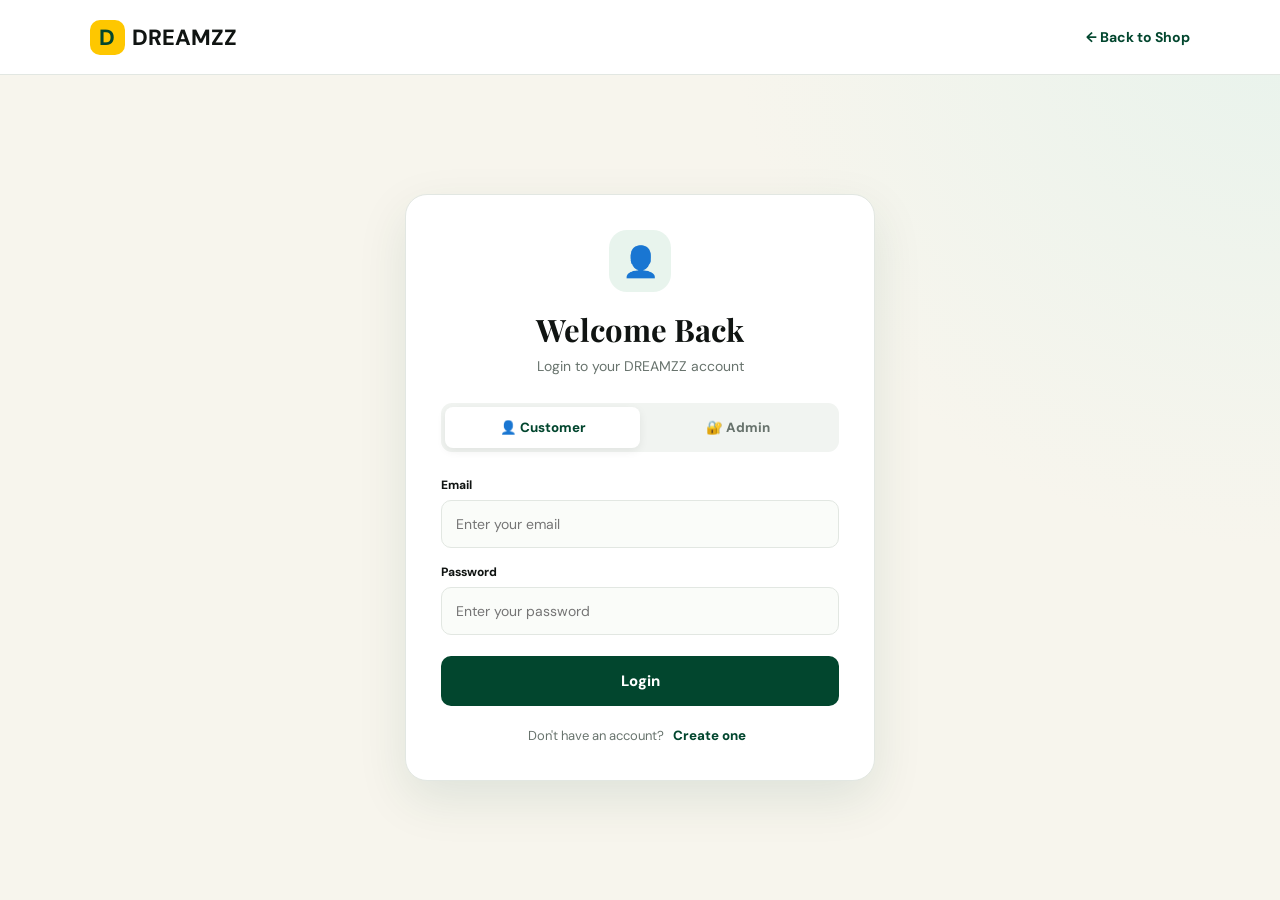
<file: account.html>
<!DOCTYPE html>
<html lang="en">
<head>
<meta charset="UTF-8">
<meta name="viewport" content="width=device-width, initial-scale=1.0">

<title>DREAMZZ | My Account</title>

<style>
@import url('https://fonts.googleapis.com/css2?family=DM+Sans:wght@400;500;600;700;800&family=Playfair+Display:wght@600;700&display=swap');

:root{
    --green:#02462e;
    --green2:#08734d;
    --gold:#fec700;
    --cream:#f7f5ed;
    --dark:#101412;
    --muted:#68736d;
    --border:#e4e9e5;
    --white:#fff;
    --lightgreen:#edf7f2;
    --red:#c62828;
}

*{
    box-sizing:border-box;
}

body{
    margin:0;
    font-family:'DM Sans',sans-serif;
    background:#f5f7f4;
    color:var(--dark);
}

/* HEADER */

.header{
    height:72px;
    background:#fff;
    border-bottom:1px solid var(--border);
    display:flex;
    align-items:center;
    padding:0 6%;
    gap:25px;
    position:sticky;
    top:0;
    z-index:100;
}

.logo{
    text-decoration:none;
    color:var(--green);
    font-size:23px;
    font-weight:800;
    display:flex;
    align-items:center;
    gap:8px;
}

.logo span{
    display:grid;
    place-items:center;
    width:37px;
    height:37px;
    background:var(--gold);
    color:var(--green);
    border-radius:10px;
}

.header-right{
    margin-left:auto;
    display:flex;
    align-items:center;
    gap:12px;
}

.home-btn,
.shop-btn{
    text-decoration:none;
    padding:10px 16px;
    border-radius:8px;
    font-size:13px;
    font-weight:700;
}

.home-btn{
    color:var(--green);
    background:#f1f4f1;
}

.shop-btn{
    color:#fff;
    background:var(--green);
}

.shop-btn:hover{
    background:var(--green2);
}

/* PAGE */

.page{
    max-width:1200px;
    margin:auto;
    padding:35px 20px 60px;
}

.welcome{
    margin-bottom:28px;
}

.welcome p{
    margin:0 0 6px;
    color:var(--muted);
    font-size:14px;
}

.welcome h1{
    margin:0;
    font-family:'Playfair Display',serif;
    color:var(--green);
    font-size:34px;
}

.welcome h1 span{
    color:var(--gold);
}

/* GRID */

.dashboard{
    display:grid;
    grid-template-columns:280px 1fr;
    gap:24px;
}

/* SIDEBAR */

.sidebar{
    background:#fff;
    border:1px solid var(--border);
    border-radius:18px;
    padding:20px;
    height:max-content;
}

.profile{
    text-align:center;
    padding:10px 5px 22px;
    border-bottom:1px solid var(--border);
}

.avatar{
    width:75px;
    height:75px;
    margin:auto;
    border-radius:50%;
    background:var(--green);
    color:#fff;
    display:grid;
    place-items:center;
    font-size:27px;
    font-weight:800;
}

.profile h3{
    margin:12px 0 4px;
}

.profile p{
    margin:0;
    color:var(--muted);
    font-size:12px;
    word-break:break-word;
}

.menu{
    margin-top:18px;
}

.menu a,
.menu button{
    width:100%;
    display:flex;
    align-items:center;
    gap:10px;
    border:0;
    background:none;
    padding:13px 12px;
    border-radius:9px;
    color:#3f4843;
    font:inherit;
    font-size:13px;
    font-weight:700;
    cursor:pointer;
    text-align:left;
    text-decoration:none;
}

.menu a:hover{
    background:var(--lightgreen);
    color:var(--green);
}

.logout{
    color:var(--red)!important;
}

.logout:hover{
    background:#fff0f0!important;
}

/* MAIN */

.main{
    min-width:0;
}

/* STATUS CARDS */

.status-grid{
    display:grid;
    grid-template-columns:repeat(4,1fr);
    gap:15px;
    margin-bottom:22px;
}

.status-card{
    background:#fff;
    border:1px solid var(--border);
    border-radius:16px;
    padding:19px;
}

.status-icon{
    font-size:25px;
    margin-bottom:12px;
}

.status-card small{
    color:var(--muted);
    font-size:11px;
    font-weight:700;
    text-transform:uppercase;
}

.status-card h3{
    margin:5px 0 0;
    font-size:18px;
}

.green{
    color:var(--green);
}

.gold{
    color:#a87900;
}

.red{
    color:var(--red);
}

/* SECTION */

.section{
    background:#fff;
    border:1px solid var(--border);
    border-radius:18px;
    padding:23px;
    margin-bottom:20px;
}

.section-head{
    display:flex;
    justify-content:space-between;
    align-items:center;
    gap:10px;
    margin-bottom:20px;
}

.section-head h2{
    margin:0;
    font-size:19px;
    color:var(--green);
}

.section-head span{
    color:var(--muted);
    font-size:12px;
}

/* SUBSCRIPTION */

.subscription{
    display:grid;
    grid-template-columns:1fr 1fr;
    gap:15px;
}

.info-box{
    border:1px solid var(--border);
    border-radius:12px;
    padding:15px;
    background:#fafcf9;
}

.info-box small{
    display:block;
    color:var(--muted);
    font-size:11px;
    margin-bottom:5px;
}

.info-box strong{
    font-size:15px;
}

.active-badge{
    display:inline-block;
    padding:5px 10px;
    border-radius:20px;
    background:#e5f6eb;
    color:#16733d;
    font-size:11px;
    font-weight:800;
}

/* DELIVERY */

.delivery-box{
    background:linear-gradient(135deg,#02462e,#08734d);
    color:white;
    border-radius:16px;
    padding:22px;
}

.delivery-top{
    display:flex;
    align-items:center;
    justify-content:space-between;
    gap:20px;
}

.delivery-top h2{
    margin:0 0 5px;
}

.delivery-top p{
    margin:0;
    opacity:.8;
    font-size:13px;
}

.delivery-icon{
    width:60px;
    height:60px;
    border-radius:15px;
    background:rgba(255,255,255,.14);
    display:grid;
    place-items:center;
    font-size:30px;
}

.progress{
    height:7px;
    background:rgba(255,255,255,.2);
    border-radius:20px;
    margin-top:20px;
    overflow:hidden;
}

.progress span{
    display:block;
    height:100%;
    width:65%;
    background:var(--gold);
    border-radius:20px;
}

.delivery-info{
    display:flex;
    justify-content:space-between;
    margin-top:10px;
    font-size:11px;
    opacity:.85;
}

/* HISTORY */

.history{
    overflow-x:auto;
}

.history table{
    width:100%;
    border-collapse:collapse;
    min-width:500px;
}

.history th{
    text-align:left;
    color:var(--muted);
    font-size:11px;
    text-transform:uppercase;
    padding:11px;
    border-bottom:1px solid var(--border);
}

.history td{
    padding:13px 11px;
    font-size:13px;
    border-bottom:1px solid #eef1ee;
}

.delivered{
    color:#168044;
    font-weight:800;
}

.pending{
    color:#a87900;
    font-weight:800;
}

/* BUTTONS */

.action-row{
    display:flex;
    gap:10px;
    flex-wrap:wrap;
}

.action-btn{
    border:0;
    padding:12px 16px;
    border-radius:9px;
    font-weight:800;
    cursor:pointer;
    font-family:inherit;
    font-size:12px;
}

.primary{
    background:var(--green);
    color:white;
}

.secondary{
    background:#eef3ef;
    color:var(--green);
}

.primary:hover{
    background:var(--green2);
}

/* MODAL */

.modal{
    position:fixed;
    inset:0;
    background:rgba(0,0,0,.55);
    display:none;
    align-items:center;
    justify-content:center;
    padding:20px;
    z-index:200;
}

.modal.show{
    display:flex;
}

.modal-card{
    background:white;
    width:100%;
    max-width:480px;
    border-radius:20px;
    padding:25px;
    position:relative;
}

.modal-card h2{
    margin-top:0;
    color:var(--green);
}

.close{
    position:absolute;
    right:18px;
    top:15px;
    border:0;
    background:none;
    font-size:25px;
    cursor:pointer;
}

.form-group{
    margin-bottom:14px;
}

.form-group label{
    display:block;
    font-size:12px;
    font-weight:800;
    margin-bottom:6px;
}

.form-group input,
.form-group select{
    width:100%;
    padding:12px;
    border:1px solid var(--border);
    border-radius:8px;
    font:inherit;
    outline:none;
}

.form-group input:focus,
.form-group select:focus{
    border-color:var(--green);
}

/* MOBILE */

@media(max-width:900px){

    .dashboard{
        grid-template-columns:1fr;
    }

    .sidebar{
        order:2;
    }

    .status-grid{
        grid-template-columns:repeat(2,1fr);
    }

}

@media(max-width:600px){

    .header{
        padding:0 18px;
    }

    .header .home-btn{
        display:none;
    }

    .shop-btn{
        padding:9px 12px;
    }

    .page{
        padding:25px 14px;
    }

    .welcome h1{
        font-size:28px;
    }

    .status-grid{
        grid-template-columns:1fr 1fr;
    }

    .subscription{
        grid-template-columns:1fr;
    }

    .delivery-top{
        align-items:flex-start;
    }

    .delivery-icon{
        width:50px;
        height:50px;
        font-size:24px;
    }

}
</style>
</head>

<body>

<!-- HEADER -->

<header class="header">

    <a href="index.html" class="logo">
        <span>D</span>
        DREAMZZ
    </a>

    <div class="header-right">

        <a href="index.html" class="home-btn">
            ← Home
        </a>

        <a href="shop.html" class="shop-btn">
            🛒 Shop
        </a>

    </div>

</header>


<!-- PAGE -->

<main class="page">

    <div class="welcome">

        <p>WELCOME BACK 👋</p>

        <h1>
            Hello, <span id="userName">Customer</span>
        </h1>

    </div>


    <div class="dashboard">


        <!-- SIDEBAR -->

        <aside class="sidebar">

            <div class="profile">

                <div class="avatar" id="avatar">
                    D
                </div>

                <h3 id="profileName">
                    Customer
                </h3>

                <p id="profileEmail">
                    customer@email.com
                </p>

            </div>


            <div class="menu">

                <a href="#dashboard">
                    🏠 Dashboard
                </a>

                <a href="#subscription">
                    🥛 Milk Subscription
                </a>

                <a href="#delivery">
                    🚚 Deliveries
                </a>

                <a href="#history">
                    📋 Delivery History
                </a>

                <a href="shop.html">
                    🛒 Shop Products
                </a>

                <button class="logout" onclick="logout()">
                    🚪 Logout
                </button>

            </div>

        </aside>


        <!-- MAIN CONTENT -->

        <section class="main" id="dashboard">


            <!-- STATUS -->

            <div class="status-grid">

                <div class="status-card">

                    <div class="status-icon">
                        🥛
                    </div>

                    <small>Daily Milk</small>

                    <h3 class="green" id="milkQuantity">
                        1 L / Day
                    </h3>

                </div>


                <div class="status-card">

                    <div class="status-icon">
                        💳
                    </div>

                    <small>Payment</small>

                    <h3 class="green">
                        PAID
                    </h3>

                </div>


                <div class="status-card">

                    <div class="status-icon">
                        🚚
                    </div>

                    <small>Delivery</small>

                    <h3 class="green">
                        ACTIVE
                    </h3>

                </div>


                <div class="status-card">

                    <div class="status-icon">
                        📅
                    </div>

                    <small>Renewal</small>

                    <h3 id="renewalDate">
                        01 Nov 2026
                    </h3>

                </div>

            </div>


            <!-- MILK SUBSCRIPTION -->

            <section class="section" id="subscription">

                <div class="section-head">

                    <h2>
                        🥛 Milk Subscription
                    </h2>

                    <span>
                        Monthly Plan
                    </span>

                </div>


                <div class="subscription">

                    <div class="info-box">

                        <small>
                            Subscription Status
                        </small>

                        <strong>
                            <span class="active-badge">
                                ACTIVE
                            </span>
                        </strong>

                    </div>


                    <div class="info-box">

                        <small>
                            Plan
                        </small>

                        <strong>
                            Monthly Milk Plan
                        </strong>

                    </div>


                    <div class="info-box">

                        <small>
                            Daily Quantity
                        </small>

                        <strong id="quantityBox">
                            1 Litre / Day
                        </strong>

                    </div>


                    <div class="info-box">

                        <small>
                            Delivery Time
                        </small>

                        <strong>
                            🌅 Morning
                        </strong>

                    </div>


                    <div class="info-box">

                        <small>
                            Monthly Payment
                        </small>

                        <strong>
                            ₹1,950
                        </strong>

                    </div>


                    <div class="info-box">

                        <small>
                            Payment Status
                        </small>

                        <strong class="green">
                            ✓ Prepaid
                        </strong>

                    </div>


                    <div class="info-box">

                        <small>
                            Next Delivery
                        </small>

                        <strong>
                            Tomorrow Morning
                        </strong>

                    </div>


                    <div class="info-box">

                        <small>
                            Renewal Date
                        </small>

                        <strong id="renewalBox">
                            01 Nov 2026
                        </strong>

                    </div>

                </div>


                <div class="action-row" style="margin-top:20px">

                    <button class="action-btn primary"
                            onclick="openSubscription()">
                        ⚙ Manage Subscription
                    </button>

                    <button class="action-btn secondary"
                            onclick="alert('Your monthly milk payment is already marked as PAID.')">
                        💳 Payment Details
                    </button>

                </div>

            </section>


            <!-- DELIVERY -->

            <section class="section" id="delivery">

                <div class="section-head">

                    <h2>
                        🚚 Delivery Status
                    </h2>

                    <span>
                        Today's delivery
                    </span>

                </div>


                <div class="delivery-box">

                    <div class="delivery-top">

                        <div>

                            <h2>
                                Morning Milk Delivery
                            </h2>

                            <p>
                                Your milk will be delivered to your registered address.
                            </p>

                        </div>

                        <div class="delivery-icon">
                            🥛
                        </div>

                    </div>


                    <div class="progress">
                        <span></span>
                    </div>


                    <div class="delivery-info">

                        <span>
                            Order confirmed
                        </span>

                        <span>
                            Out for delivery
                        </span>

                        <span>
                            Delivered
                        </span>

                    </div>

                </div>

            </section>


            <!-- DELIVERY HISTORY -->

            <section class="section" id="history">

                <div class="section-head">

                    <h2>
                        📋 Delivery History
                    </h2>

                    <span>
                        Recent deliveries
                    </span>

                </div>


                <div class="history">

                    <table>

                        <thead>

                            <tr>
                                <th>Date</th>
                                <th>Product</th>
                                <th>Quantity</th>
                                <th>Status</th>
                            </tr>

                        </thead>

                        <tbody>

                            <tr>
                                <td>Today</td>
                                <td>Fresh Cow Milk</td>
                                <td>1 L</td>
                                <td class="delivered">✓ Delivered</td>
                            </tr>

                            <tr>
                                <td>Yesterday</td>
                                <td>Fresh Cow Milk</td>
                                <td>1 L</td>
                                <td class="delivered">✓ Delivered</td>
                            </tr>

                            <tr>
                                <td>2 days ago</td>
                                <td>Fresh Cow Milk</td>
                                <td>1 L</td>
                                <td class="delivered">✓ Delivered</td>
                            </tr>

                            <tr>
                                <td>3 days ago</td>
                                <td>Fresh Cow Milk</td>
                                <td>1 L</td>
                                <td class="delivered">✓ Delivered</td>
                            </tr>

                            <tr>
                                <td>4 days ago</td>
                                <td>Fresh Cow Milk</td>
                                <td>1 L</td>
                                <td class="delivered">✓ Delivered</td>
                            </tr>

                        </tbody>

                    </table>

                </div>

            </section>


            <!-- ACCOUNT DETAILS -->

            <section class="section">

                <div class="section-head">

                    <h2>
                        👤 Account Details
                    </h2>

                </div>


                <div class="subscription">

                    <div class="info-box">

                        <small>
                            Full Name
                        </small>

                        <strong id="accountName">
                            Customer
                        </strong>

                    </div>


                    <div class="info-box">

                        <small>
                            Email
                        </small>

                        <strong id="accountEmail">
                            -
                        </strong>

                    </div>


                    <div class="info-box">

                        <small>
                            Phone
                        </small>

                        <strong id="accountPhone">
                            -
                        </strong>

                    </div>


                    <div class="info-box">

                        <small>
                            Account Status
                        </small>

                        <strong class="green">
                            ✓ Active
                        </strong>

                    </div>

                </div>

            </section>


        </section>

    </div>

</main>


<!-- MANAGE SUBSCRIPTION MODAL -->

<div class="modal" id="subscriptionModal">

    <div class="modal-card">

        <button class="close" onclick="closeSubscription()">
            ×
        </button>

        <h2>
            🥛 Manage Subscription
        </h2>

        <p style="font-size:13px;color:#68736d">
            Change your daily milk delivery preferences.
        </p>


        <div class="form-group">

            <label>
                Daily Quantity
            </label>

            <select id="milkSelect">

                <option value="0.5 L / Day">
                    0.5 L / Day
                </option>

                <option value="1 L / Day" selected>
                    1 L / Day
                </option>

                <option value="1.5 L / Day">
                    1.5 L / Day
                </option>

                <option value="2 L / Day">
                    2 L / Day
                </option>

            </select>

        </div>


        <div class="form-group">

            <label>
                Delivery Time
            </label>

            <select>

                <option>
                    Morning
                </option>

                <option>
                    Early Morning
                </option>

            </select>

        </div>


        <button class="action-btn primary"
                style="width:100%"
                onclick="saveSubscription()">

            Save Changes

        </button>

    </div>

</div>


<script>

/* ==============================
   LOGIN PROTECTION
============================== */

if(localStorage.getItem("dreamzzLoggedIn") !== "true"){

    window.location.href = "login.html";

}


/* ==============================
   USER DATA
============================== */

const user = JSON.parse(
    localStorage.getItem("dreamzzUser") || "null"
);

if(!user){

    localStorage.removeItem("dreamzzLoggedIn");

    window.location.href = "login.html";

}


/* ==============================
   DISPLAY USER
============================== */

const name =
    user.name || "Customer";

const email =
    user.email || "-";

const phone =
    user.phone || "-";


document.getElementById("userName").textContent =
    name.split(" ")[0];

document.getElementById("profileName").textContent =
    name;

document.getElementById("profileEmail").textContent =
    email;

document.getElementById("accountName").textContent =
    name;

document.getElementById("accountEmail").textContent =
    email;

document.getElementById("accountPhone").textContent =
    phone;


/* ==============================
   AVATAR
============================== */

const firstLetter =
    name.charAt(0).toUpperCase();

document.getElementById("avatar").textContent =
    firstLetter;


/* ==============================
   SUBSCRIPTION DATA
============================== */

let subscription =
    JSON.parse(
        localStorage.getItem("dreamzzSubscription")
        || "null"
    );


if(!subscription){

    subscription = {

        status:"ACTIVE",

        quantity:"1 L / Day",

        plan:"Monthly Milk Plan",

        payment:"PAID",

        delivery:"Morning",

        renewal:"01 Nov 2026"

    };

    localStorage.setItem(
        "dreamzzSubscription",
        JSON.stringify(subscription)
    );

}


/* ==============================
   UPDATE SUBSCRIPTION
============================== */

function updateSubscriptionDisplay(){

    document.getElementById("milkQuantity")
        .textContent =
        subscription.quantity;

    document.getElementById("quantityBox")
        .textContent =
        subscription.quantity;

    document.getElementById("renewalDate")
        .textContent =
        subscription.renewal;

    document.getElementById("renewalBox")
        .textContent =
        subscription.renewal;

}


/* Initial */

updateSubscriptionDisplay();


/* ==============================
   MODAL
============================== */

function openSubscription(){

    const modal =
        document.getElementById("subscriptionModal");

    modal.classList.add("show");

}


function closeSubscription(){

    const modal =
        document.getElementById("subscriptionModal");

    modal.classList.remove("show");

}


/* ==============================
   SAVE SUBSCRIPTION
============================== */

function saveSubscription(){

    const quantity =
        document.getElementById("milkSelect").value;

    subscription.quantity =
        quantity;

    localStorage.setItem(
        "dreamzzSubscription",
        JSON.stringify(subscription)
    );

    updateSubscriptionDisplay();

    closeSubscription();

    alert(
        "Subscription updated successfully! 🥛"
    );

}


/* ==============================
   LOGOUT
============================== */

function logout(){

    const confirmLogout =
        confirm(
            "Are you sure you want to logout?"
        );

    if(!confirmLogout){
        return;
    }

    localStorage.removeItem(
        "dreamzzLoggedIn"
    );

    localStorage.removeItem(
        "dreamzzUser"
    );

    window.location.href =
        "login.html";

}


/* ==============================
   CLOSE MODAL OUTSIDE
============================== */

document.getElementById(
    "subscriptionModal"
).addEventListener(
    "click",
    function(event){

        if(event.target === this){

            closeSubscription();

        }

    }
);

</script>

</body>
</html>
</file>
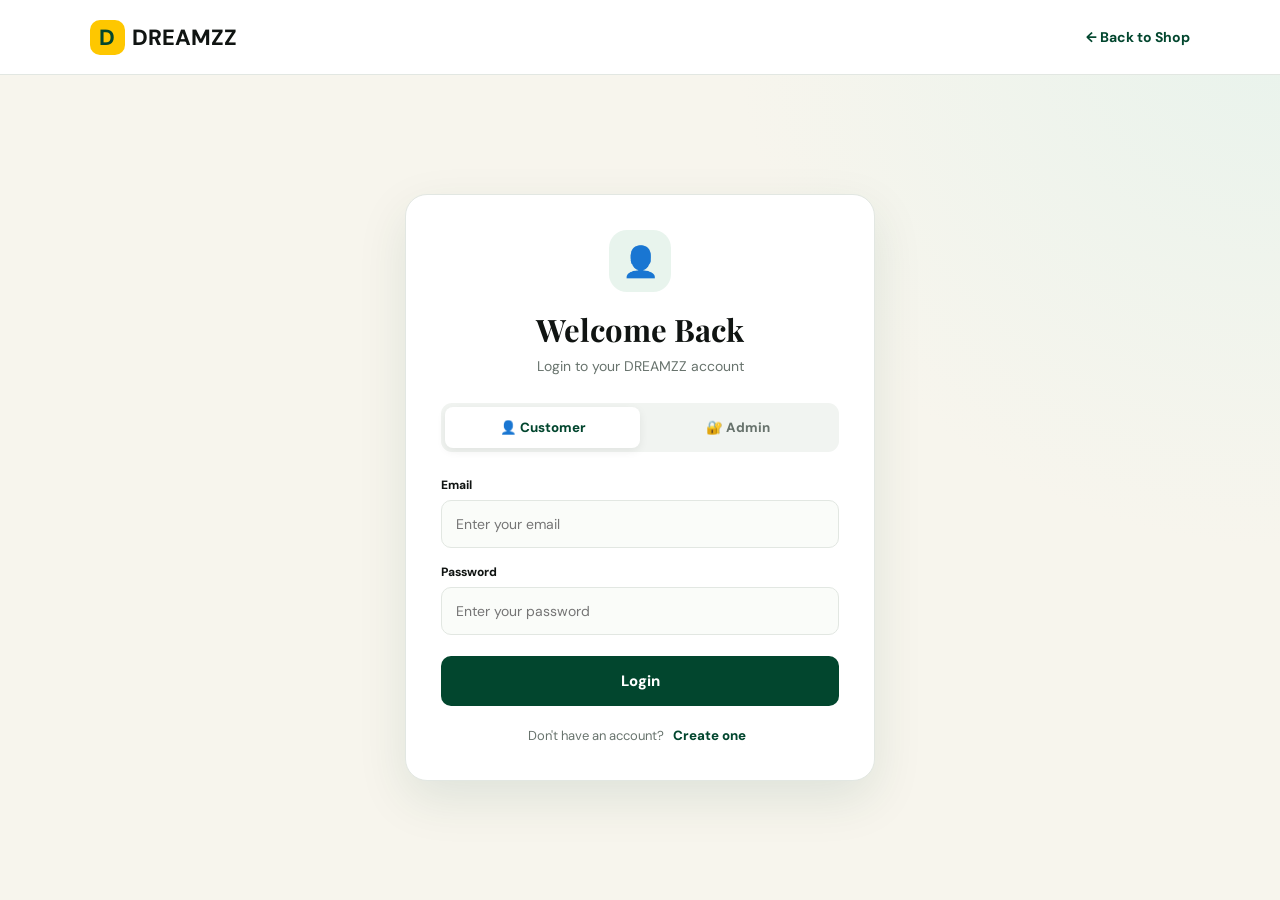
<file: login.html>
<!DOCTYPE html>
<html lang="en">
<head>
<meta charset="UTF-8">
<meta name="viewport" content="width=device-width, initial-scale=1.0">

<title>DREAMZZ Login</title>

<style>
@import url('https://fonts.googleapis.com/css2?family=DM+Sans:wght@400;500;600;700;800&family=Playfair+Display:wght@600;700&display=swap');

:root{
    --green:#02462e;
    --green2:#08734d;
    --gold:#fec700;
    --cream:#f7f5ed;
    --dark:#101412;
    --muted:#68736d;
    --white:#fff;
    --border:#e2e7e2;
    --red:#c62828;
}

*{
    box-sizing:border-box;
}

body{
    margin:0;
    min-height:100vh;
    font-family:'DM Sans',sans-serif;
    background:
        radial-gradient(circle at top right,#e8f3ec 0%,transparent 35%),
        var(--cream);
    color:var(--dark);
}

/* ================= HEADER ================= */

.header{
    height:75px;
    background:#fff;
    border-bottom:1px solid var(--border);
    display:flex;
    align-items:center;
    justify-content:space-between;
    padding:0 7%;
}

.logo{
    text-decoration:none;
    font-size:22px;
    font-weight:800;
    color:var(--dark);
}

.logo span{
    display:inline-grid;
    place-items:center;
    width:35px;
    height:35px;
    background:var(--gold);
    color:var(--green);
    border-radius:10px;
    margin-right:7px;
}

.back{
    text-decoration:none;
    color:var(--green);
    font-weight:700;
    font-size:14px;
}

/* ================= PAGE ================= */

.page{
    min-height:calc(100vh - 75px);
    display:flex;
    align-items:center;
    justify-content:center;
    padding:45px 20px;
}

.login-card{
    width:100%;
    max-width:470px;
    background:#fff;
    border:1px solid var(--border);
    border-radius:22px;
    padding:35px;
    box-shadow:0 18px 50px rgba(2,70,46,.10);
}

/* ================= TITLE ================= */

.heading{
    text-align:center;
    margin-bottom:28px;
}

.heading .icon{
    width:62px;
    height:62px;
    margin:auto;
    display:grid;
    place-items:center;
    background:#e8f4ed;
    border-radius:18px;
    font-size:30px;
}

.heading h1{
    font:700 31px 'Playfair Display',serif;
    margin:16px 0 7px;
}

.heading p{
    margin:0;
    color:var(--muted);
    font-size:14px;
}

/* ================= TABS ================= */

.tabs{
    display:grid;
    grid-template-columns:1fr 1fr;
    background:#f1f4f1;
    border-radius:11px;
    padding:4px;
    margin-bottom:25px;
}

.tab{
    border:0;
    background:transparent;
    padding:12px;
    border-radius:8px;
    cursor:pointer;
    font-family:inherit;
    font-weight:800;
    color:var(--muted);
}

.tab.active{
    background:#fff;
    color:var(--green);
    box-shadow:0 3px 10px rgba(0,0,0,.07);
}

/* ================= FORM ================= */

.form{
    display:none;
}

.form.active{
    display:block;
}

.form-group{
    margin-bottom:16px;
}

label{
    display:block;
    font-size:12px;
    font-weight:800;
    margin-bottom:7px;
}

input{
    width:100%;
    border:1px solid var(--border);
    background:#fafcf9;
    padding:14px;
    border-radius:10px;
    outline:none;
    font-family:inherit;
    font-size:14px;
}

input:focus{
    border-color:var(--green);
    background:#fff;
    box-shadow:0 0 0 3px rgba(2,70,46,.07);
}

.main-btn{
    width:100%;
    border:0;
    background:var(--green);
    color:#fff;
    padding:15px;
    border-radius:10px;
    font-family:inherit;
    font-weight:800;
    font-size:15px;
    cursor:pointer;
    margin-top:5px;
}

.main-btn:hover{
    background:var(--green2);
}

/* ================= SWITCH ================= */

.switch{
    text-align:center;
    margin-top:20px;
    font-size:13px;
    color:var(--muted);
}

.switch button{
    border:0;
    background:none;
    color:var(--green);
    font-weight:800;
    cursor:pointer;
    font-family:inherit;
}

/* ================= ADMIN ================= */

.admin-box{
    background:#fff8d9;
    border:1px solid #f0d66b;
    border-radius:12px;
    padding:13px;
    margin-bottom:20px;
    font-size:12px;
    color:#665500;
}

.admin-title{
    font-weight:800;
    margin-bottom:4px;
}

.admin-login-btn{
    background:#101412;
}

.admin-login-btn:hover{
    background:#26302b;
}

.admin-back{
    text-align:center;
    margin-top:18px;
}

.admin-back button{
    border:0;
    background:none;
    color:var(--green);
    cursor:pointer;
    font-family:inherit;
    font-weight:700;
}

/* ================= HIDDEN ================= */

.hidden{
    display:none !important;
}

/* ================= MOBILE ================= */

@media(max-width:550px){

    .header{
        padding:0 5%;
    }

    .back{
        font-size:12px;
    }

    .page{
        padding:25px 15px;
    }

    .login-card{
        padding:25px 20px;
    }

}
</style>
</head>

<body>

<!-- ================= HEADER ================= -->

<header class="header">

    <a href="index.html" class="logo">
        <span>D</span>DREAMZZ
    </a>

    <a href="shop.html" class="back">
        ← Back to Shop
    </a>

</header>


<!-- ================= PAGE ================= -->

<main class="page">

<div class="login-card">

    <!-- TITLE -->

    <div class="heading">

        <div class="icon" id="headingIcon">
            👤
        </div>

        <h1 id="headingTitle">
            Welcome Back
        </h1>

        <p id="headingText">
            Login to your DREAMZZ account
        </p>

    </div>


    <!-- ================= LOGIN TYPE TABS ================= -->

    <div class="tabs">

        <button
            class="tab active"
            id="customerTab"
            onclick="showCustomerLogin()"
        >
            👤 Customer
        </button>

        <button
            class="tab"
            id="adminTab"
            onclick="showAdminLogin()"
        >
            🔐 Admin
        </button>

    </div>


    <!-- ================= CUSTOMER AREA ================= -->

    <div id="customerArea">

        <!-- CUSTOMER LOGIN -->

        <form
            class="form active"
            id="loginForm"
        >

            <div class="form-group">

                <label>Email</label>

                <input
                    type="email"
                    id="loginEmail"
                    placeholder="Enter your email"
                    required
                >

            </div>


            <div class="form-group">

                <label>Password</label>

                <input
                    type="password"
                    id="loginPassword"
                    placeholder="Enter your password"
                    required
                >

            </div>


            <button
                type="submit"
                class="main-btn"
            >
                Login
            </button>

        </form>


        <!-- CUSTOMER SIGNUP -->

        <form
            class="form"
            id="signupForm"
        >

            <div class="form-group">

                <label>Full Name</label>

                <input
                    type="text"
                    id="signupName"
                    placeholder="Your full name"
                    required
                >

            </div>


            <div class="form-group">

                <label>Phone</label>

                <input
                    type="tel"
                    id="signupPhone"
                    placeholder="10 digit mobile number"
                    maxlength="10"
                    required
                >

            </div>


            <div class="form-group">

                <label>Email</label>

                <input
                    type="email"
                    id="signupEmail"
                    placeholder="your@email.com"
                    required
                >

            </div>


            <div class="form-group">

                <label>Password</label>

                <input
                    type="password"
                    id="signupPassword"
                    placeholder="Create a password"
                    required
                >

            </div>


            <button
                type="submit"
                class="main-btn"
            >
                Create Account
            </button>

        </form>


        <div class="switch" id="signupSwitch">

            Don't have an account?

            <button onclick="showSignup()">
                Create one
            </button>

        </div>


        <div
            class="switch hidden"
            id="loginSwitch"
        >

            Already have an account?

            <button onclick="showLogin()">
                Login
            </button>

        </div>

    </div>


    <!-- ================= ADMIN AREA ================= -->

    <div
        id="adminArea"
        class="hidden"
    >

        <div class="admin-box">

            <div class="admin-title">
                🔐 DREAMZZ Admin Access
            </div>

            Admin login is restricted to authorized
            DREAMZZ management accounts.

        </div>


        <form id="adminForm">

            <div class="form-group">

                <label>Admin Email</label>

                <input
                    type="email"
                    id="adminEmail"
                    placeholder="admin@dreamzz.com"
                    required
                >

            </div>


            <div class="form-group">

                <label>Admin Password</label>

                <input
                    type="password"
                    id="adminPassword"
                    placeholder="Enter admin password"
                    required
                >

            </div>


            <button
                type="submit"
                class="main-btn admin-login-btn"
            >
                🔐 Admin Login
            </button>

        </form>


        <div class="admin-back">

            <button onclick="showCustomerLogin()">
                ← Back to Customer Login
            </button>

        </div>

    </div>

</div>

</main>


<script>

/* =====================================================
   DREAMZZ LOGIN
===================================================== */


/* ================= CUSTOMER LOGIN ================= */

function showCustomerLogin(){

    document.getElementById("customerArea")
        .classList.remove("hidden");

    document.getElementById("adminArea")
        .classList.add("hidden");


    document.getElementById("customerTab")
        .classList.add("active");

    document.getElementById("adminTab")
        .classList.remove("active");


    document.getElementById("headingIcon")
        .textContent = "👤";

    document.getElementById("headingTitle")
        .textContent = "Welcome Back";

    document.getElementById("headingText")
        .textContent =
        "Login to your DREAMZZ account";

}


/* ================= ADMIN LOGIN ================= */

function showAdminLogin(){

    document.getElementById("customerArea")
        .classList.add("hidden");

    document.getElementById("adminArea")
        .classList.remove("hidden");


    document.getElementById("customerTab")
        .classList.remove("active");

    document.getElementById("adminTab")
        .classList.add("active");


    document.getElementById("headingIcon")
        .textContent = "🔐";

    document.getElementById("headingTitle")
        .textContent = "Admin Login";

    document.getElementById("headingText")
        .textContent =
        "Access the DREAMZZ management dashboard";

}


/* ================= SHOW SIGNUP ================= */

function showSignup(){

    document.getElementById("loginForm")
        .classList.remove("active");

    document.getElementById("signupForm")
        .classList.add("active");

    document.getElementById("signupSwitch")
        .classList.add("hidden");

    document.getElementById("loginSwitch")
        .classList.remove("hidden");

}


/* ================= SHOW LOGIN ================= */

function showLogin(){

    document.getElementById("signupForm")
        .classList.remove("active");

    document.getElementById("loginForm")
        .classList.add("active");

    document.getElementById("signupSwitch")
        .classList.remove("hidden");

    document.getElementById("loginSwitch")
        .classList.add("hidden");

}


/* =====================================================
   CUSTOMER LOGIN
===================================================== */

document.getElementById("loginForm")
.addEventListener("submit", function(e){

    e.preventDefault();


    const email =
        document.getElementById("loginEmail")
        .value
        .trim()
        .toLowerCase();

    const password =
        document.getElementById("loginPassword")
        .value;


    const users =
        JSON.parse(
            localStorage.getItem("dreamzzUsers")
            || "[]"
        );


    const user =
        users.find(u =>
            String(u.email).toLowerCase() === email &&
            u.password === password
        );


    if(!user){

        alert(
            "Invalid email or password."
        );

        return;

    }


    localStorage.setItem(
        "dreamzzLoggedIn",
        "true"
    );


    localStorage.setItem(
        "dreamzzUser",
        JSON.stringify(user)
    );


    window.location.href =
        "account.html";

});


/* =====================================================
   CUSTOMER SIGNUP
===================================================== */

document.getElementById("signupForm")
.addEventListener("submit", function(e){

    e.preventDefault();


    const name =
        document.getElementById("signupName")
        .value
        .trim();

    const phone =
        document.getElementById("signupPhone")
        .value
        .trim();

    const email =
        document.getElementById("signupEmail")
        .value
        .trim()
        .toLowerCase();

    const password =
        document.getElementById("signupPassword")
        .value;


    if(!/^[0-9]{10}$/.test(phone)){

        alert(
            "Please enter a valid 10 digit phone number."
        );

        return;

    }


    let users =
        JSON.parse(
            localStorage.getItem("dreamzzUsers")
            || "[]"
        );


    const exists =
        users.some(
            u =>
            String(u.email).toLowerCase() === email
        );


    if(exists){

        alert(
            "An account with this email already exists."
        );

        return;

    }


    const user = {

        id: Date.now(),

        name: name,

        phone: phone,

        email: email,

        password: password,

        address: "",

        city: "",

        pincode: "",

        state: "Kerala",

        country: "India"

    };


    users.push(user);


    localStorage.setItem(
        "dreamzzUsers",
        JSON.stringify(users)
    );


    localStorage.setItem(
        "dreamzzLoggedIn",
        "true"
    );


    localStorage.setItem(
        "dreamzzUser",
        JSON.stringify(user)
    );


    alert(
        "Account created successfully!"
    );


    window.location.href =
        "account.html";

});


/* =====================================================
   ADMIN LOGIN
===================================================== */

/*
   DEMO ADMIN CREDENTIALS

   Email:
   admin@dreamzz.com

   Password:
   DREAMZZ@123
*/

document.getElementById("adminForm")
.addEventListener("submit", function(e){

    e.preventDefault();


    const email =
        document.getElementById("adminEmail")
        .value
        .trim()
        .toLowerCase();

    const password =
        document.getElementById("adminPassword")
        .value;


    /* DEMO ADMIN ACCOUNT */

    const ADMIN_EMAIL =
        "admin@dreamzz.com";

    const ADMIN_PASSWORD =
        "DREAMZZ@123";


    if(
        email !== ADMIN_EMAIL ||
        password !== ADMIN_PASSWORD
    ){

        alert(
            "Invalid admin email or password."
        );

        return;

    }


    /* ADMIN LOGIN SESSION */

    localStorage.setItem(
        "dreamzzAdminLoggedIn",
        "true"
    );


    localStorage.setItem(
        "dreamzzAdmin",
        JSON.stringify({
            email: ADMIN_EMAIL,
            role: "admin"
        })
    );


    /* OPEN ADMIN DASHBOARD */

    window.location.href =
        "admin.html";

});


</script>

</body>
</html>
</file>
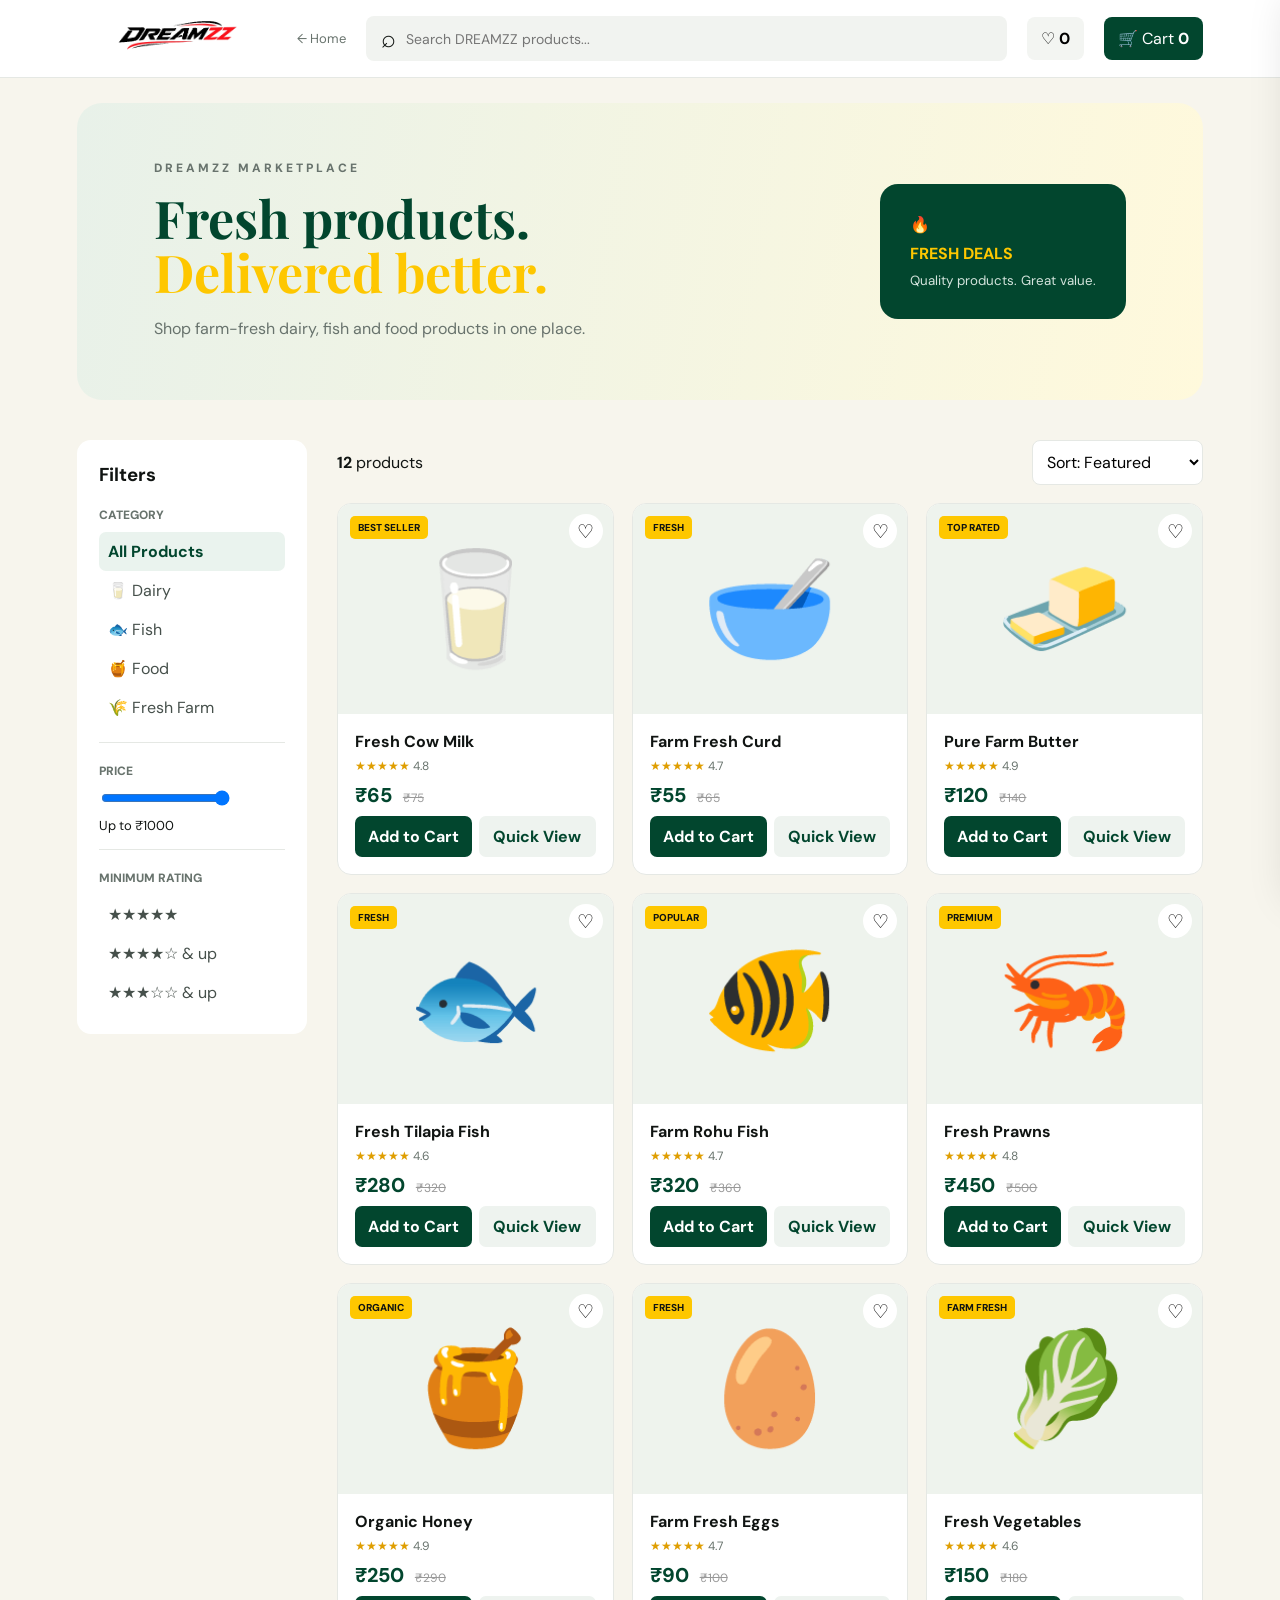
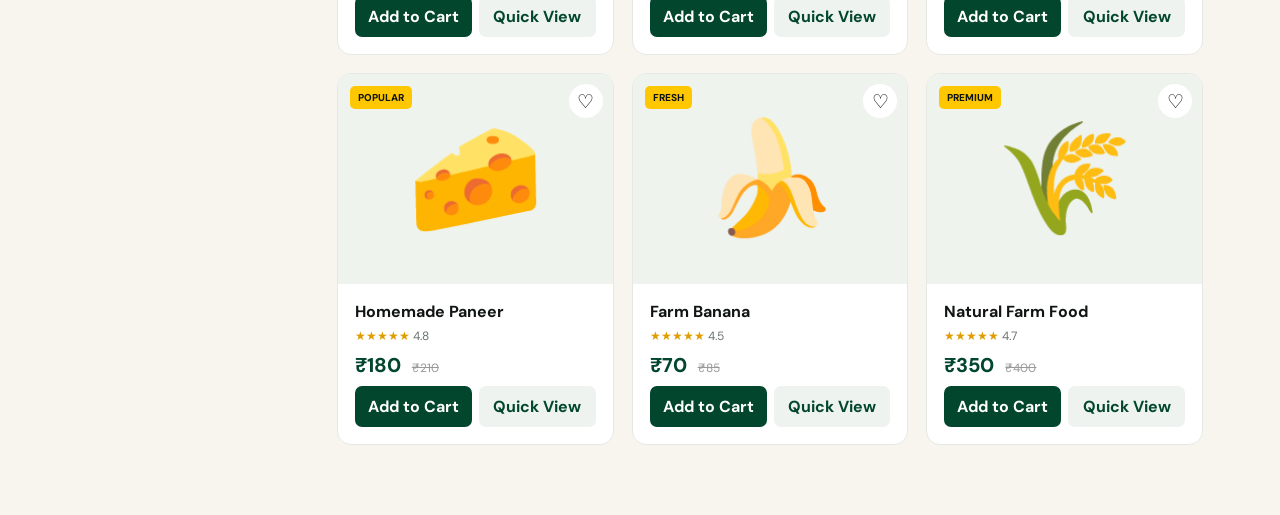
<file: shop.html>
<!DOCTYPE html>
<html lang="en">
<head>
<meta charset="UTF-8">
<meta name="viewport" content="width=device-width, initial-scale=1.0">

<title>DREAMZZ Shop | Farm Fresh</title>

<link rel="stylesheet" href="style.css">
</head>

<body>

<header class="site-header shop-header">

<a href="index.html" class="logo">
    <img src="logo.png" alt="DREAMZZ" width="200" height="50"
         style="width:200px !important; height:50px !important; object-fit:contain;">
</a>

    <a href="index.html" class="back-home">
        ← Home
    </a>

    <div class="search-wrap">
        <span>⌕</span>
        <input
            id="searchInput"
            placeholder="Search DREAMZZ products..."
        >
    </div>

    <button class="icon-btn" id="wishlistBtn">
        ♡ <b id="wishCount">0</b>
    </button>

    <button class="cart-btn" id="cartBtn">
        🛒 Cart <b id="cartCount">0</b>
    </button>

</header>


<!-- SHOP HERO -->

<section class="shop-hero">

    <div>

        <p class="eyebrow">
            DREAMZZ MARKETPLACE
        </p>

        <h1>
            Fresh products.
            <br>
            <span>Delivered better.</span>
        </h1>

        <p>
            Shop farm-fresh dairy, fish and food products in one place.
        </p>

    </div>


    <div class="offer">

        🔥

        <strong>
            FRESH DEALS
        </strong>

        <small>
            Quality products. Great value.
        </small>

    </div>

</section>


<!-- SHOP AREA -->

<main class="shop-layout">


    <!-- FILTERS -->

    <aside class="filters">

        <h3>
            Filters
        </h3>


        <label>
            Category
        </label>


        <button
            class="filter active"
            data-cat="All"
        >
            All Products
        </button>


        <button
            class="filter"
            data-cat="Dairy"
        >
            🥛 Dairy
        </button>


        <button
            class="filter"
            data-cat="Fish"
        >
            🐟 Fish
        </button>


        <button
            class="filter"
            data-cat="Food"
        >
            🍯 Food
        </button>


        <button
            class="filter"
            data-cat="Fresh"
        >
            🌾 Fresh Farm
        </button>


        <hr>


        <label>
            Price
        </label>


        <input
            id="priceRange"
            type="range"
            min="50"
            max="1000"
            value="1000"
        >


        <div class="price-label">
            Up to ₹<span id="priceValue">1000</span>
        </div>


        <hr>


        <label>
            Minimum rating
        </label>


        <button
            class="rating-filter"
            data-rating="5"
        >
            ★★★★★
        </button>


        <button
            class="rating-filter"
            data-rating="4"
        >
            ★★★★☆ & up
        </button>


        <button
            class="rating-filter"
            data-rating="3"
        >
            ★★★☆☆ & up
        </button>

    </aside>



    <!-- PRODUCTS -->

    <section class="shop-content">


        <div class="shop-toolbar">

            <div>
                <b id="resultCount">0</b>
                products
            </div>


            <select id="sortSelect">

                <option value="featured">
                    Sort: Featured
                </option>

                <option value="low">
                    Price: Low to High
                </option>

                <option value="high">
                    Price: High to Low
                </option>

                <option value="rating">
                    Top Rated
                </option>

            </select>

        </div>


        <div
            id="productGrid"
            class="product-grid"
        ></div>

    </section>

</main>



<!-- QUICK VIEW MODAL -->

<div
    id="quickModal"
    class="modal hidden"
>

    <div class="modal-card">

        <button
            class="modal-close"
            id="modalClose"
        >
            ×
        </button>

        <div id="modalContent"></div>

    </div>

</div>



<!-- CART DRAWER -->

<div
    id="cartDrawer"
    class="drawer"
>


    <div class="drawer-head">

        <h2>
            Your Cart
        </h2>

        <button id="closeCart">
            ×
        </button>

    </div>


    <div id="cartItems"></div>


    <div class="cart-total">

        <span>
            Total
        </span>

        <strong>
            ₹<span id="cartTotal">0</span>
        </strong>

    </div>


    <!-- FIXED CHECKOUT BUTTON -->
<button class="checkout-btn" onclick="window.location.href='checkout.html'">
    Proceed to Checkout →
</button>

</div>



<!-- TOAST -->

<div id="toast"></div>



<!-- JAVASCRIPT -->

<script src="script.js"></script>

</body>
</html>
</file>
<file: style.css>
@import url('https://fonts.googleapis.com/css2?family=DM+Sans:wght@400;500;600;700&family=Playfair+Display:wght@600;700&display=swap');
:root{--green:#02462e;--green2:#08734d;--gold:#fec700;--cream:#f7f5ed;--dark:#101412;--muted:#68736d;--white:#fff;--border:#e5e8e4}
*{box-sizing:border-box}html{scroll-behavior:smooth}body{margin:0;font-family:'DM Sans',sans-serif;color:var(--dark);background:var(--cream)}a{text-decoration:none;color:inherit}button,input,select{font:inherit}.site-header{height:78px;padding:0 6%;display:flex;align-items:center;gap:32px;background:#fff;position:sticky;top:0;z-index:50;border-bottom:1px solid var(--border)}.logo{font-size:21px;font-weight:800;letter-spacing:.5px;white-space:nowrap}.brand-logo {
  width: 220px;
  height: auto;
  display: block;
  object-fit: contain;
}.logo span{display:inline-grid;place-items:center;width:32px;height:32px;background:var(--gold);border-radius:10px;margin-right:7px;color:var(--green)}nav{display:flex;gap:25px;margin:auto}nav a{color:#59635e;font-size:14px}nav a:hover,.active{color:var(--green)!important}.header-shop,.btn.primary{background:var(--green);color:#fff;padding:13px 20px;border-radius:9px;font-weight:700}.hero{min-height:650px;position:relative;background:linear-gradient(90deg,rgba(2,70,46,.96),rgba(2,70,46,.55),rgba(0,0,0,.1)),url('https://images.unsplash.com/photo-1500595046743-cd271d694d30?auto=format&fit=crop&w=1800&q=85') center/cover;display:flex;align-items:center;color:#fff}.hero-content{position:relative;max-width:650px;margin-left:9%;z-index:2}.eyebrow{font-size:12px;font-weight:800;letter-spacing:3px;color:var(--gold);margin-bottom:15px}.hero h1,.shop-hero h1{font:700 70px/1.03 'Playfair Display',serif;margin:0 0 20px}.hero h1 span,.shop-hero h1 span{color:var(--gold)}.hero p{font-size:18px;line-height:1.7;max-width:570px;color:#e6eee9}.hero-actions{display:flex;gap:12px;margin-top:30px}.btn{display:inline-block;padding:13px 20px;border-radius:9px;font-weight:700}.btn.ghost{border:1px solid rgba(255,255,255,.5);color:#fff}.stats{display:grid;grid-template-columns:repeat(4,1fr);background:#fff;padding:30px 8%;text-align:center}.stats strong{display:block;font-size:30px;color:var(--green)}.stats span{font-size:12px;color:var(--muted)}.section{padding:90px 9%}.split{display:grid;grid-template-columns:1.5fr 1fr;gap:80px;align-items:center}.section h2{font:700 45px 'Playfair Display',serif;margin:0 0 18px}.section p{color:var(--muted);line-height:1.8}.feature-card{background:var(--green);color:#fff;border-radius:24px;padding:45px}.feature-card p{color:#cbdad3}.feature-icon{font-size:45px}.text-link{color:var(--green);font-weight:800}.section-head{display:flex;justify-content:space-between;align-items:end;margin-bottom:30px}.category-grid{display:grid;grid-template-columns:repeat(4,1fr);gap:18px}.category-card{background:#fff;padding:30px;border-radius:18px;transition:.25s;border:1px solid var(--border)}.category-card:hover{transform:translateY(-7px);box-shadow:0 15px 35px #02462e12}.category-card span{font-size:42px}.category-card h3{margin:20px 0 7px}.category-card p{margin:0;font-size:13px}.dark-section{background:var(--dark);color:#fff}.gallery-grid{display:grid;grid-template-columns:repeat(4,1fr);gap:15px;margin-top:30px}.gallery-grid div{height:220px;border-radius:18px;background:linear-gradient(135deg,#14553e,#081d15);display:flex;flex-direction:column;align-items:center;justify-content:center;font-size:60px}.gallery-grid small{font-size:13px;margin-top:15px}.contact{display:grid;grid-template-columns:1.3fr 1fr;gap:50px}.contact-box{background:#fff;padding:35px;border-radius:20px}.contact-box p{color:var(--dark);font-weight:600}footer{background:#08130e;color:#fff;padding:40px 8%;display:flex;align-items:center;gap:25px;flex-wrap:wrap}footer p{margin:auto;color:#9bb1a7}footer small{color:#6e8078}

.shop-header{gap:20px}.back-home{font-size:13px;color:var(--muted)}.search-wrap{height:45px;display:flex;align-items:center;background:#f1f3f0;border-radius:8px;flex:1;max-width:650px;margin:auto}.search-wrap span{font-size:25px;padding-left:15px}.search-wrap input{border:0;background:transparent;outline:0;width:100%;padding:10px;font-size:14px}.icon-btn,.cart-btn{border:0;background:#f3f5f2;padding:11px 14px;border-radius:8px;cursor:pointer}.cart-btn{background:var(--green);color:#fff}.shop-hero{margin:25px 6%;padding:45px 6%;border-radius:25px;background:linear-gradient(100deg,#e8f1e9,#fff9dc);display:flex;justify-content:space-between;align-items:center}.shop-hero h1{font-size:52px;color:var(--green)}.shop-hero p{color:var(--muted)}.offer{background:var(--green);color:#fff;padding:30px;border-radius:18px;display:grid;gap:8px;min-width:220px}.offer:first-letter{font-size:30px}.offer strong{color:var(--gold)}.offer small{color:#d4e4dd}.shop-layout{display:grid;grid-template-columns:230px 1fr;gap:30px;padding:15px 6% 70px}.filters{background:#fff;padding:22px;border-radius:14px;height:max-content;position:sticky;top:95px}.filters h3{margin-top:0}.filters label{display:block;font-size:12px;font-weight:800;text-transform:uppercase;color:var(--muted);margin:20px 0 9px}.filters button{display:block;width:100%;text-align:left;border:0;background:transparent;padding:9px;border-radius:7px;cursor:pointer;color:#46504b}.filters button:hover,.filters .filter.active{background:#eaf3ee;color:var(--green);font-weight:700}.filters hr{border:0;border-top:1px solid var(--border);margin:15px 0}.price-label{font-size:13px;margin-top:6px}.shop-toolbar{display:flex;justify-content:space-between;align-items:center;margin-bottom:18px}.shop-toolbar select{padding:10px;border:1px solid var(--border);border-radius:8px;background:#fff}.product-grid{display:grid;grid-template-columns:repeat(3,1fr);gap:18px}.product-card{background:#fff;border:1px solid var(--border);border-radius:14px;overflow:hidden;position:relative;transition:.2s}.product-card:hover{transform:translateY(-4px);box-shadow:0 12px 30px #0000000d}.product-img{height:210px;background:#eef3ed;display:grid;place-items:center;font-size:75px;position:relative}.badge{position:absolute;top:12px;left:12px;background:var(--gold);padding:5px 8px;border-radius:5px;font-size:10px;font-weight:800}.wish{position:absolute;right:10px;top:10px;border:0;background:#fff;border-radius:50%;width:34px;height:34px;cursor:pointer;font-size:19px}.product-info{padding:17px}.product-info h3{margin:0 0 6px;font-size:16px}.rating{font-size:12px;color:#df9e00}.price{font-size:20px;font-weight:800;color:var(--green);margin:8px 0}.old{text-decoration:line-through;color:#999;font-size:12px;margin-left:6px;font-weight:400}.product-actions{display:flex;gap:7px}.add-btn,.quick-btn{flex:1;border:0;padding:10px;border-radius:7px;cursor:pointer;font-weight:700}.add-btn{background:var(--green);color:#fff}.quick-btn{background:#eef3ef;color:var(--green)}.drawer{position:fixed;right:-420px;top:0;width:400px;max-width:95vw;height:100vh;background:#fff;z-index:100;box-shadow:-10px 0 40px #0002;padding:25px;transition:.3s;display:flex;flex-direction:column}.drawer.open{right:0}.drawer-head{display:flex;justify-content:space-between;align-items:center;border-bottom:1px solid var(--border)}.drawer-head button,.modal-close{border:0;background:transparent;font-size:28px;cursor:pointer}.cart-row{display:flex;gap:12px;padding:15px 0;border-bottom:1px solid var(--border)}.cart-emoji{width:55px;height:55px;background:#eef3ed;border-radius:9px;display:grid;place-items:center;font-size:28px}.cart-row strong{display:block}.qty{margin-top:7px;display:flex;gap:8px;align-items:center}.qty button{border:1px solid var(--border);background:#fff;border-radius:5px;width:25px;height:25px}.cart-total{display:flex;justify-content:space-between;font-size:20px;margin-top:auto;padding:20px 0}.checkout-btn{border:0;background:var(--green);color:#fff;padding:15px;border-radius:9px;font-weight:800;cursor:pointer}.modal{position:fixed;inset:0;background:#0008;z-index:120;display:grid;place-items:center;padding:20px}.hidden{display:none}.modal-card{background:#fff;border-radius:20px;max-width:750px;width:100%;padding:25px;position:relative}.modal-close{position:absolute;right:15px;top:10px}.modal-product{display:grid;grid-template-columns:1fr 1fr;gap:30px;padding:20px}.modal-product .big-img{min-height:330px;background:#eef3ed;border-radius:15px;display:grid;place-items:center;font-size:120px}.modal-product h2{font:700 34px 'Playfair Display',serif}.modal-product p{color:var(--muted);line-height:1.7}.modal-product .price{font-size:28px}.toast{position:fixed;bottom:25px;left:50%;transform:translateX(-50%) translateY(100px);background:#101412;color:#fff;padding:13px 20px;border-radius:8px;z-index:200;transition:.3s}.toast.show{transform:translateX(-50%) translateY(0)}
@media(max-width:850px){nav{display:none}.hero h1{font-size:52px}.stats{grid-template-columns:repeat(2,1fr);gap:20px}.split,.contact{grid-template-columns:1fr}.category-grid,.gallery-grid{grid-template-columns:repeat(2,1fr)}.shop-header{flex-wrap:wrap;height:auto;padding:15px 4%}.search-wrap{order:3;flex-basis:100%}.shop-hero{margin:15px 4%;flex-direction:column;align-items:flex-start}.shop-hero h1{font-size:40px}.shop-layout{grid-template-columns:1fr;padding:10px 4%}.filters{position:static}.product-grid{grid-template-columns:repeat(2,1fr)}}@media(max-width:520px){.site-header{padding:0 4%}.header-shop{margin-left:auto}.hero-content{margin:0 7%}.hero h1{font-size:43px}.section{padding:60px 6%}.category-grid,.gallery-grid,.product-grid{grid-template-columns:1fr}.product-img{height:190px}.modal-product{grid-template-columns:1fr}.modal-product .big-img{min-height:220px}.stats{padding:25px 5%}}
</file>
